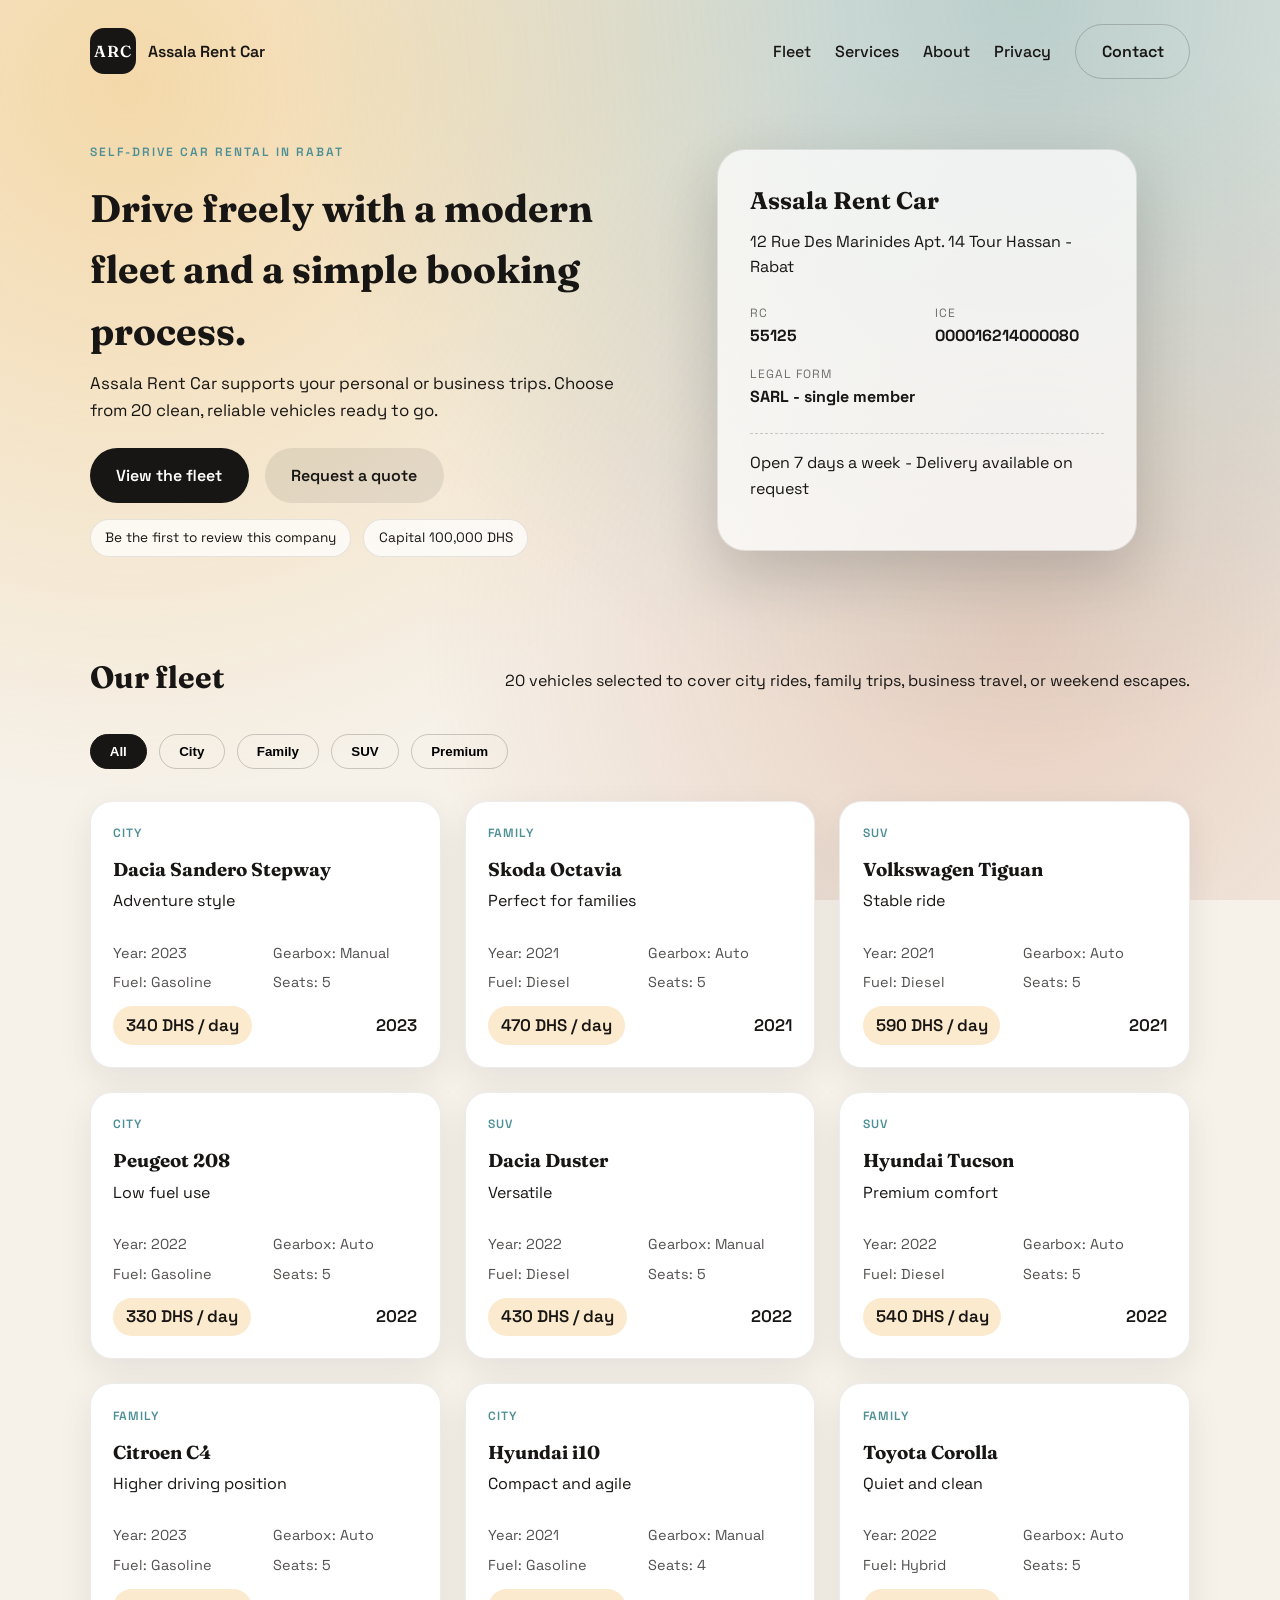
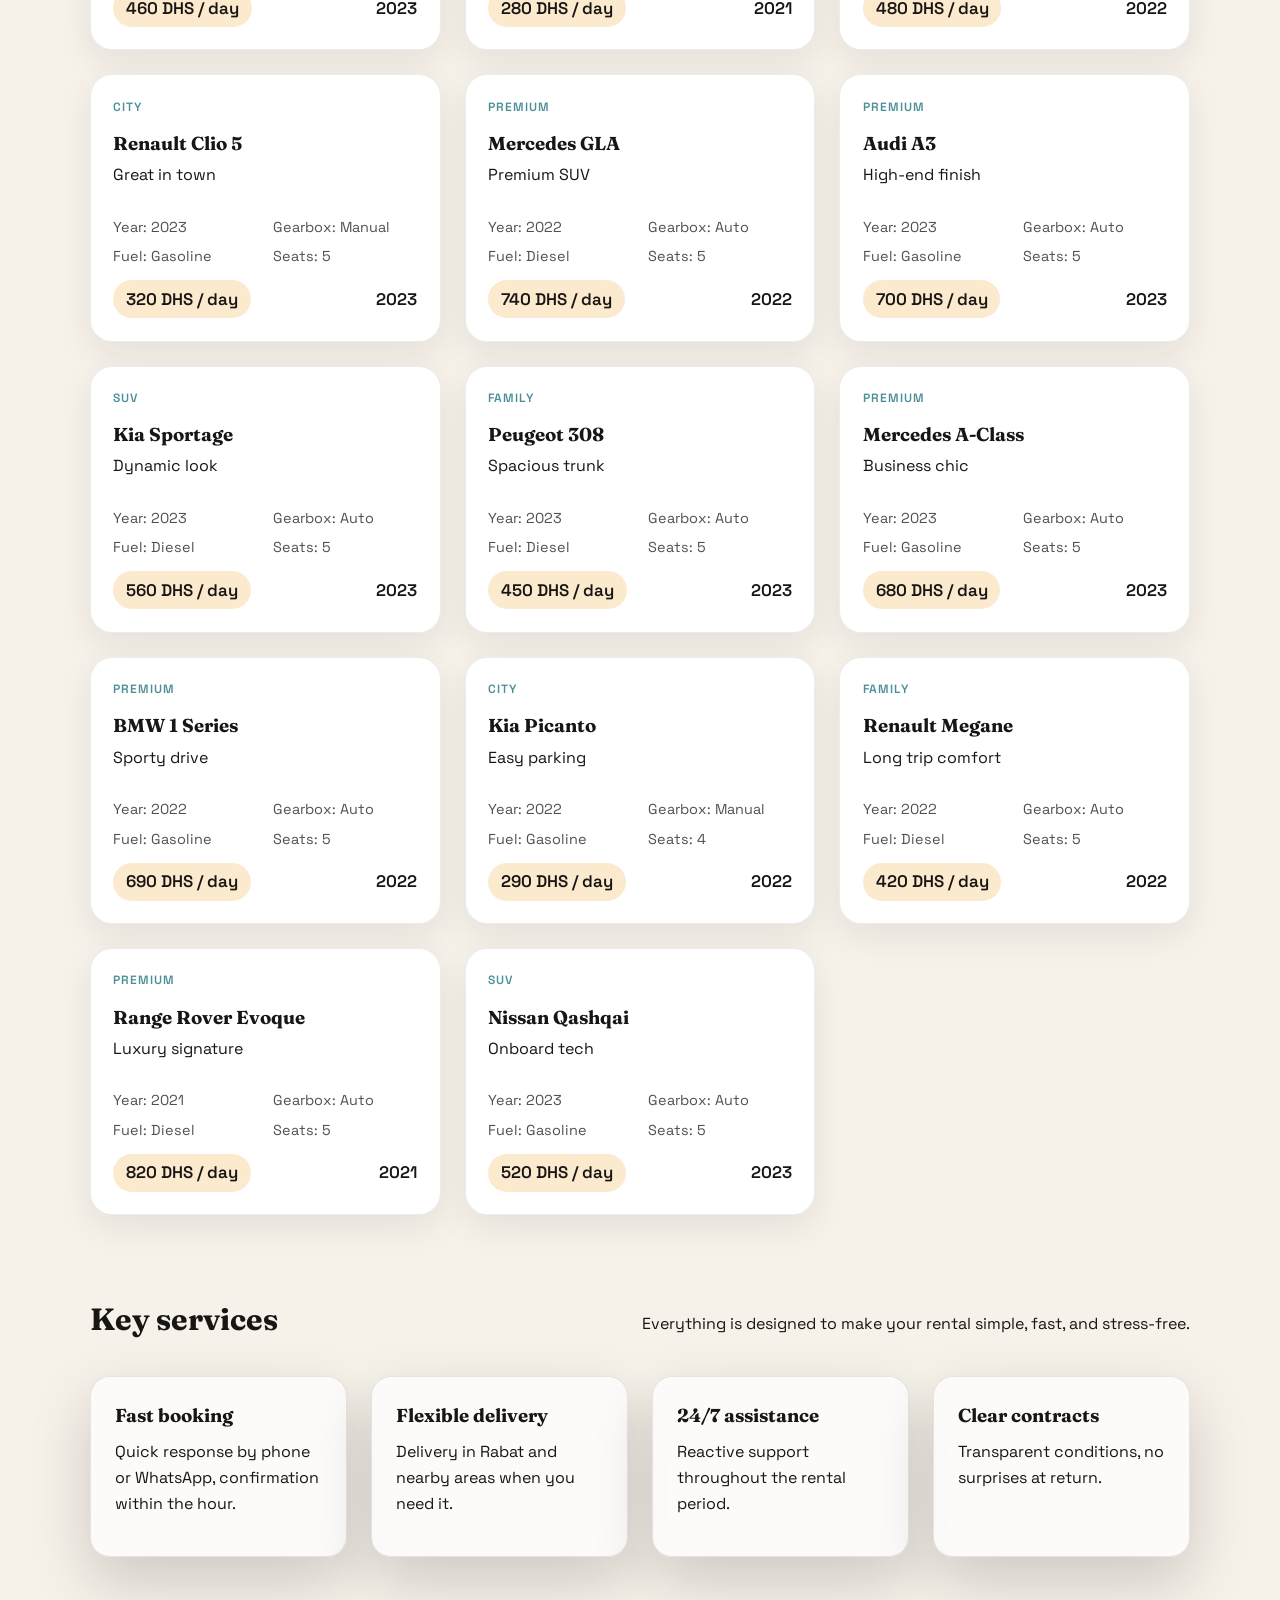
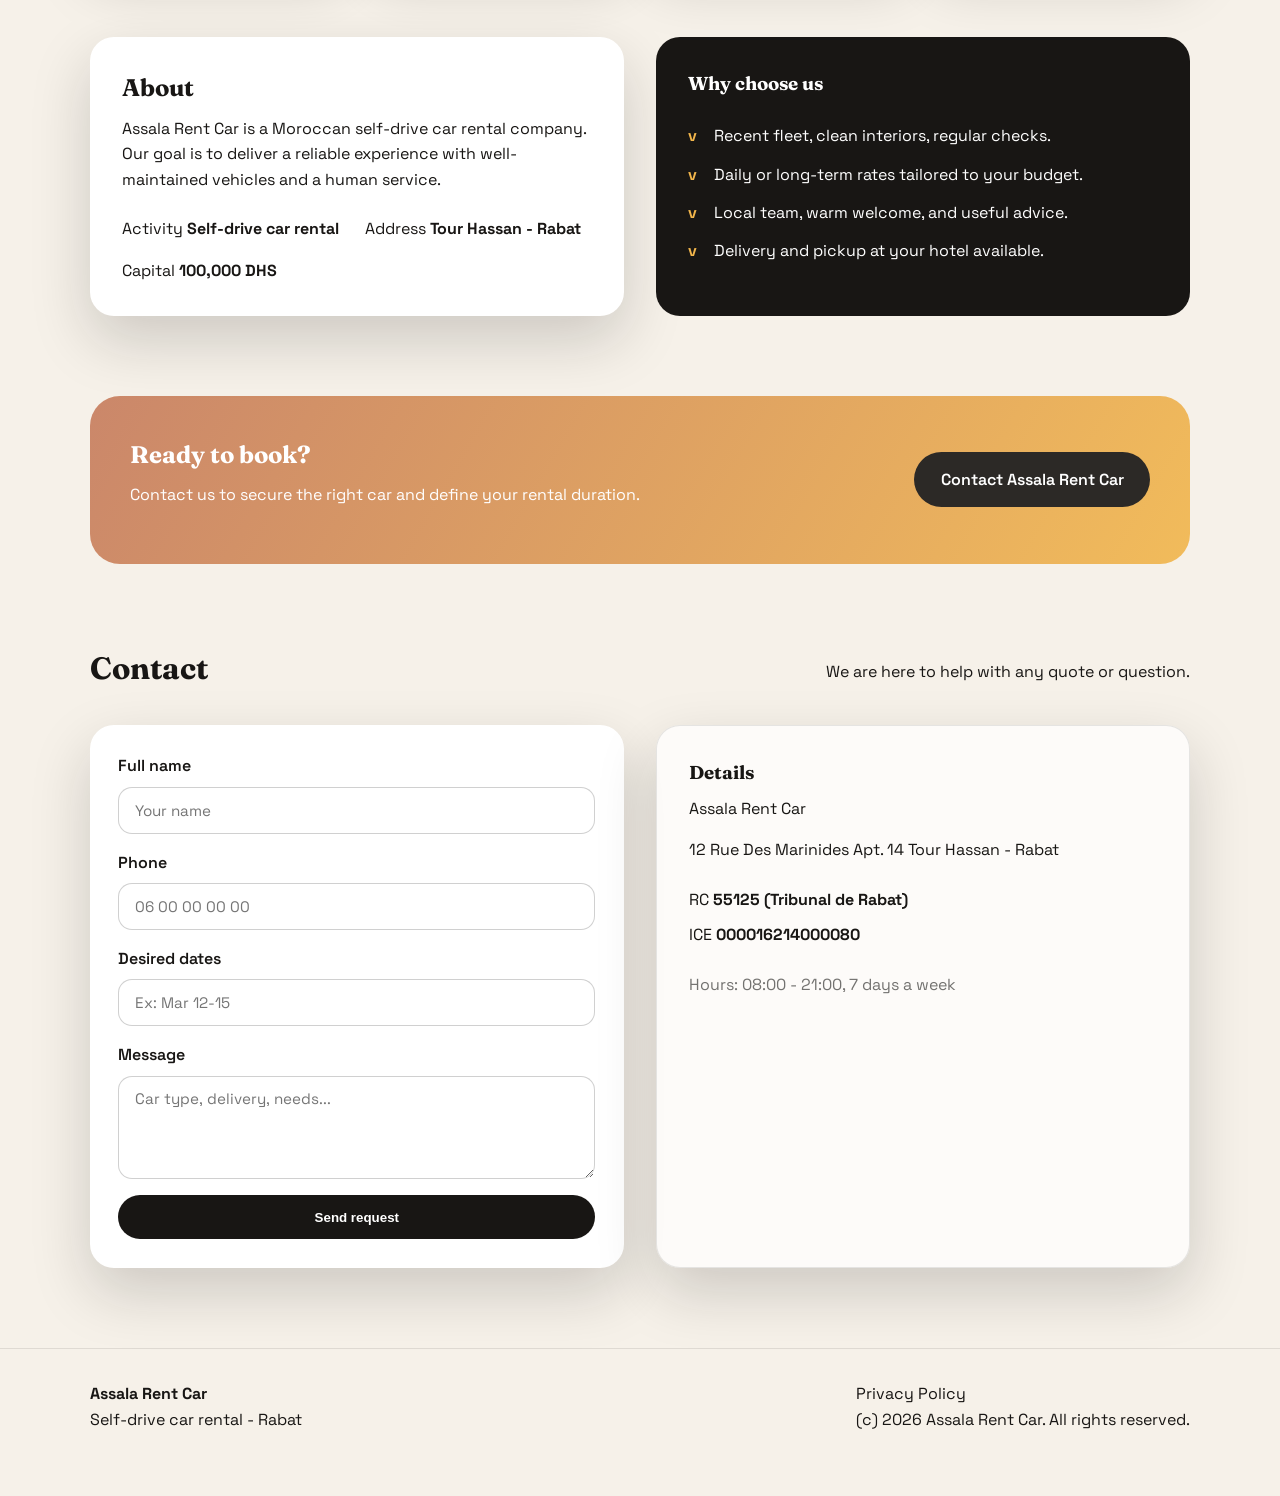
<file: index.html>
﻿<!doctype html>
<html lang="en">
<head>
  <meta charset="utf-8" />
  <meta name="viewport" content="width=device-width, initial-scale=1" />
  <title>Assala Rent Car | Car Rental in Rabat</title>
  <meta name="description" content="Assala Rent Car - self-drive car rental in Rabat. Book a clean, reliable vehicle fast." />
  <link rel="preconnect" href="https://fonts.googleapis.com">
  <link rel="preconnect" href="https://fonts.gstatic.com" crossorigin>
  <link href="https://fonts.googleapis.com/css2?family=Fraunces:wght@300;500;700&family=Space+Grotesk:wght@400;500;600;700&display=swap" rel="stylesheet">
  <link rel="stylesheet" href="styles.css" />
</head>
<body>
  <div class="bg-aurora" aria-hidden="true"></div>

  <header class="site-header">
    <nav class="nav">
      <div class="logo">
        <span class="logo-mark">ARC</span>
        <span class="logo-text">Assala Rent Car</span>
      </div>
      <div class="nav-links">
        <a href="#fleet">Fleet</a>
        <a href="#services">Services</a>
        <a href="#about">About</a>
        <a href="privacy.html">Privacy</a>
        <a href="#contact" class="btn btn-outline">Contact</a>
      </div>
    </nav>
  </header>

  <main>
    <section class="hero">
      <div class="hero-content">
        <p class="eyebrow">Self-drive car rental in Rabat</p>
        <h1>Drive freely with a modern fleet and a simple booking process.</h1>
        <p class="lead">Assala Rent Car supports your personal or business trips. Choose from 20 clean, reliable vehicles ready to go.</p>
        <div class="hero-actions">
          <a href="#fleet" class="btn">View the fleet</a>
          <a href="#contact" class="btn btn-ghost">Request a quote</a>
        </div>
        <div class="hero-badges">
          <span class="badge">Be the first to review this company</span>
          <span class="badge">Capital 100,000 DHS</span>
        </div>
      </div>
      <div class="hero-card">
        <div class="hero-card-inner">
          <h2>Assala Rent Car</h2>
          <p>12 Rue Des Marinides Apt. 14 Tour Hassan - Rabat</p>
          <div class="hero-meta">
            <div>
              <span>RC</span>
              <strong>55125</strong>
            </div>
            <div>
              <span>ICE</span>
              <strong>000016214000080</strong>
            </div>
            <div>
              <span>Legal form</span>
              <strong>SARL - single member</strong>
            </div>
          </div>
          <div class="hero-card-footer">
            <p>Open 7 days a week - Delivery available on request</p>
          </div>
        </div>
      </div>
    </section>

    <section id="fleet" class="fleet">
      <div class="section-title">
        <h2>Our fleet</h2>
        <p>20 vehicles selected to cover city rides, family trips, business travel, or weekend escapes.</p>
      </div>
      <div class="filters">
        <button class="chip is-active" data-filter="all">All</button>
        <button class="chip" data-filter="city">City</button>
        <button class="chip" data-filter="family">Family</button>
        <button class="chip" data-filter="suv">SUV</button>
        <button class="chip" data-filter="premium">Premium</button>
      </div>
      <div id="fleet-grid" class="fleet-grid" aria-live="polite"></div>
    </section>

    <section id="services" class="services">
      <div class="section-title">
        <h2>Key services</h2>
        <p>Everything is designed to make your rental simple, fast, and stress-free.</p>
      </div>
      <div class="service-grid">
        <article>
          <h3>Fast booking</h3>
          <p>Quick response by phone or WhatsApp, confirmation within the hour.</p>
        </article>
        <article>
          <h3>Flexible delivery</h3>
          <p>Delivery in Rabat and nearby areas when you need it.</p>
        </article>
        <article>
          <h3>24/7 assistance</h3>
          <p>Reactive support throughout the rental period.</p>
        </article>
        <article>
          <h3>Clear contracts</h3>
          <p>Transparent conditions, no surprises at return.</p>
        </article>
      </div>
    </section>

    <section id="about" class="about">
      <div class="about-card">
        <h2>About</h2>
        <p>Assala Rent Car is a Moroccan self-drive car rental company. Our goal is to deliver a reliable experience with well-maintained vehicles and a human service.</p>
        <div class="about-meta">
          <div>
            <span>Activity</span>
            <strong>Self-drive car rental</strong>
          </div>
          <div>
            <span>Address</span>
            <strong>Tour Hassan - Rabat</strong>
          </div>
          <div>
            <span>Capital</span>
            <strong>100,000 DHS</strong>
          </div>
        </div>
      </div>
      <div class="about-panel">
        <h3>Why choose us</h3>
        <ul class="checklist">
          <li>Recent fleet, clean interiors, regular checks.</li>
          <li>Daily or long-term rates tailored to your budget.</li>
          <li>Local team, warm welcome, and useful advice.</li>
          <li>Delivery and pickup at your hotel available.</li>
        </ul>
      </div>
    </section>

    <section class="cta">
      <div>
        <h2>Ready to book?</h2>
        <p>Contact us to secure the right car and define your rental duration.</p>
      </div>
      <a href="#contact" class="btn btn-dark">Contact Assala Rent Car</a>
    </section>

    <section id="contact" class="contact">
      <div class="section-title">
        <h2>Contact</h2>
        <p>We are here to help with any quote or question.</p>
      </div>
      <div class="contact-grid">
        <form class="contact-form">
          <label>
            Full name
            <input type="text" placeholder="Your name" required />
          </label>
          <label>
            Phone
            <input type="tel" placeholder="06 00 00 00 00" required />
          </label>
          <label>
            Desired dates
            <input type="text" placeholder="Ex: Mar 12-15" />
          </label>
          <label>
            Message
            <textarea rows="4" placeholder="Car type, delivery, needs..."></textarea>
          </label>
          <button type="submit" class="btn">Send request</button>
        </form>
        <div class="contact-card">
          <h3>Details</h3>
          <p>Assala Rent Car</p>
          <p>12 Rue Des Marinides Apt. 14 Tour Hassan - Rabat</p>
          <div class="contact-meta">
            <div>
              <span>RC</span>
              <strong>55125 (Tribunal de Rabat)</strong>
            </div>
            <div>
              <span>ICE</span>
              <strong>000016214000080</strong>
            </div>
          </div>
          <p class="muted">Hours: 08:00 - 21:00, 7 days a week</p>
        </div>
      </div>
    </section>
  </main>

  <footer class="site-footer">
    <div>
      <strong>Assala Rent Car</strong>
      <p>Self-drive car rental - Rabat</p>
    </div>
    <div>
      <a href="privacy.html">Privacy Policy</a>
      <p>(c) 2026 Assala Rent Car. All rights reserved.</p>
    </div>
  </footer>

  <script src="script.js"></script>
</body>
</html>
</file>
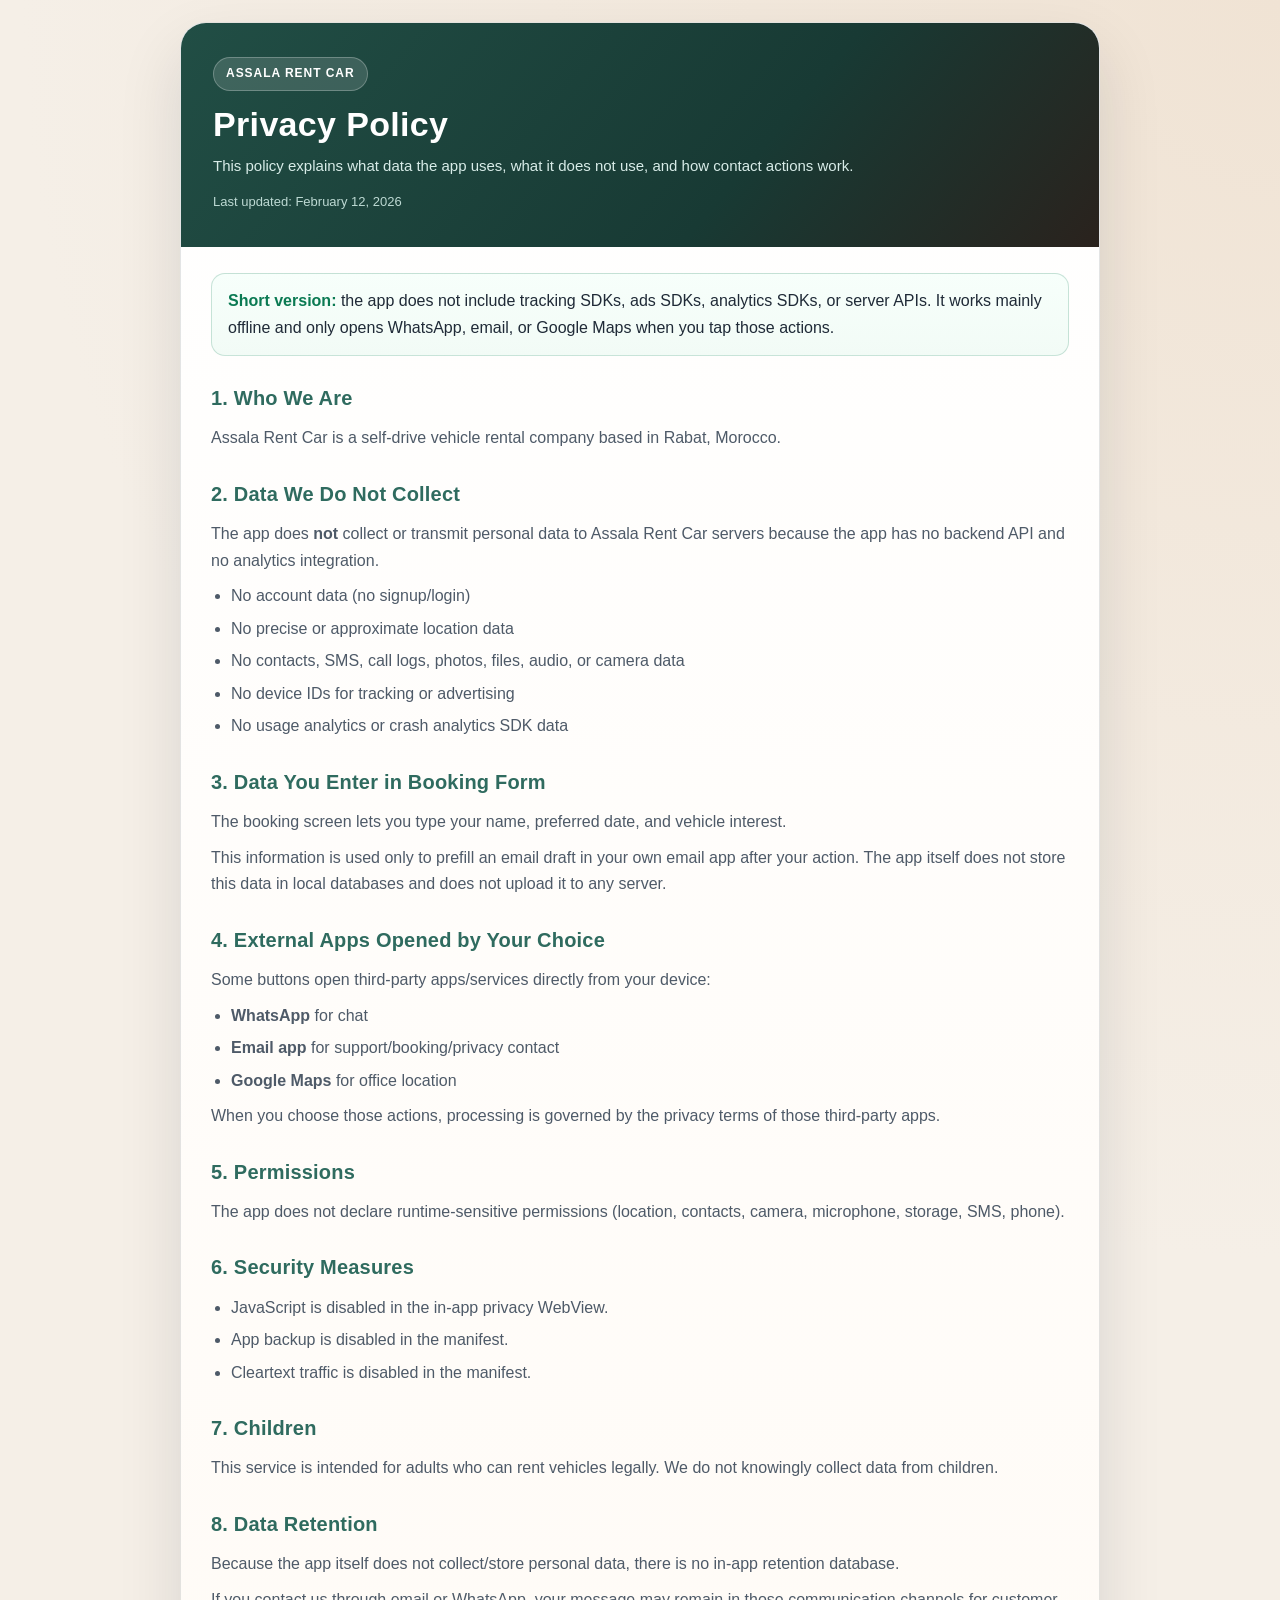
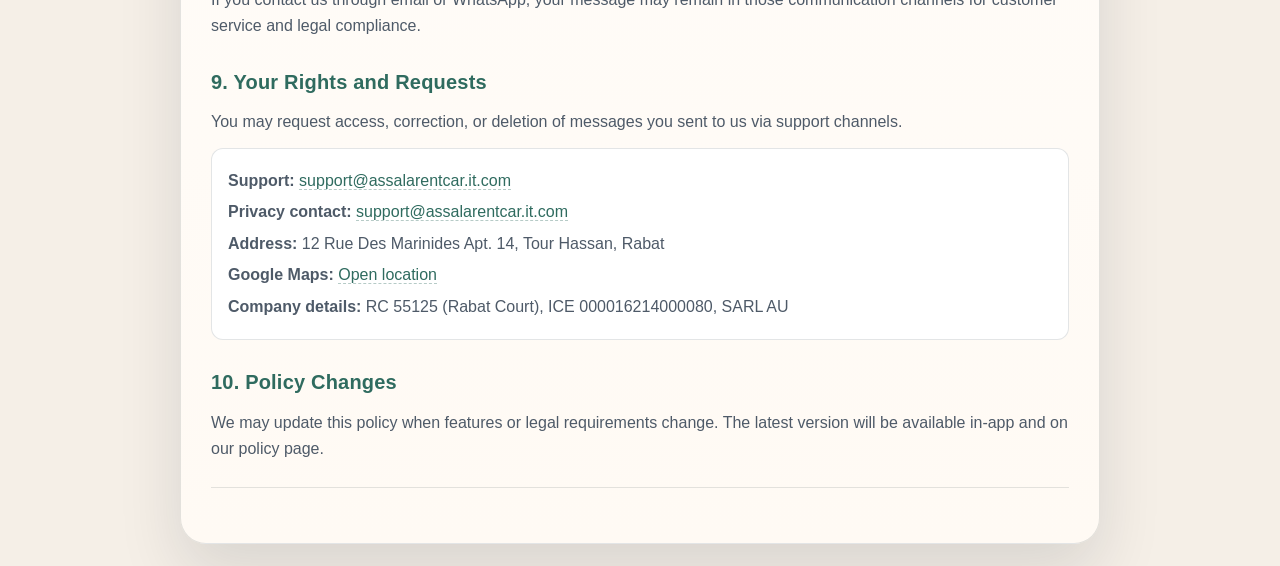
<file: privacy.html>
<!DOCTYPE html>
<html lang="en">
<head>
    <meta charset="UTF-8">
    <meta name="viewport" content="width=device-width, initial-scale=1">
    <title>Privacy Policy - Assala Rent Car</title>
    <meta name="robots" content="noindex,nofollow">
    <style>
        :root {
            --bg-1: #f5efe7;
            --bg-2: #f0e3d4;
            --panel: #fffaf4;
            --ink: #1f2a37;
            --muted: #4e5a68;
            --line: rgba(31, 42, 55, 0.12);
            --brand: #2f6b5f;
            --brand-2: #c86b3c;
            --good: #0b7a53;
        }
        * { box-sizing: border-box; }
        body {
            margin: 0;
            padding: 22px;
            font-family: "Segoe UI", "Helvetica Neue", Arial, sans-serif;
            background: radial-gradient(circle at top right, var(--bg-2), var(--bg-1) 50%);
            color: var(--ink);
            line-height: 1.66;
        }
        .sheet {
            max-width: 920px;
            margin: 0 auto;
            background: linear-gradient(180deg, #ffffff, var(--panel));
            border: 1px solid var(--line);
            border-radius: 26px;
            box-shadow: 0 28px 64px rgba(20, 28, 38, 0.12);
            overflow: hidden;
        }
        .hero {
            padding: 34px 32px 26px;
            background: linear-gradient(130deg, #214e45, #183a34 62%, #2a221d);
            color: #ffffff;
        }
        .kicker {
            display: inline-block;
            margin-bottom: 14px;
            padding: 6px 12px;
            border-radius: 999px;
            border: 1px solid rgba(255, 255, 255, 0.25);
            background: rgba(255, 255, 255, 0.14);
            font-size: 12px;
            letter-spacing: 0.08em;
            text-transform: uppercase;
            font-weight: 600;
        }
        h1 {
            margin: 0;
            font-size: 34px;
            line-height: 1.14;
            letter-spacing: 0.01em;
        }
        .subtitle {
            margin-top: 10px;
            color: #d8ece8;
            font-size: 15px;
        }
        .updated {
            margin-top: 12px;
            color: #bdd9d3;
            font-size: 13px;
        }
        .content {
            padding: 26px 30px 34px;
        }
        .notice {
            background: linear-gradient(180deg, #f7fffb, #f2fbf6);
            border: 1px solid rgba(11, 122, 83, 0.2);
            border-radius: 14px;
            padding: 14px 16px;
            margin-bottom: 20px;
        }
        .notice strong {
            color: var(--good);
        }
        h2 {
            margin: 26px 0 10px;
            font-size: 20px;
            color: var(--brand);
            letter-spacing: 0.01em;
        }
        p {
            margin: 9px 0;
            color: var(--muted);
        }
        ul {
            margin: 9px 0;
            padding-left: 20px;
        }
        li {
            margin: 6px 0;
            color: var(--muted);
        }
        a {
            color: var(--brand);
            text-decoration: none;
            border-bottom: 1px dashed rgba(47, 107, 95, 0.35);
        }
        .box {
            margin-top: 12px;
            padding: 14px 16px;
            border-radius: 12px;
            border: 1px solid var(--line);
            background: #ffffff;
        }
        .box p {
            margin: 5px 0;
        }
        .footer {
            margin-top: 24px;
            padding-top: 12px;
            border-top: 1px solid var(--line);
            font-size: 13px;
            color: #6a7481;
        }
        @media (max-width: 700px) {
            body { padding: 12px; }
            .hero { padding: 24px 20px 20px; }
            .content { padding: 20px; }
            h1 { font-size: 28px; }
        }
    </style>
</head>
<body>
<main class="sheet">
    <section class="hero">
        <div class="kicker">Assala Rent Car</div>
        <h1>Privacy Policy</h1>
        <p class="subtitle">This policy explains what data the app uses, what it does not use, and how contact actions work.</p>
        <p class="updated">Last updated: February 12, 2026</p>
    </section>

    <section class="content">
        <div class="notice">
            <strong>Short version:</strong> the app does not include tracking SDKs, ads SDKs, analytics SDKs, or server APIs.
            It works mainly offline and only opens WhatsApp, email, or Google Maps when you tap those actions.
        </div>

        <h2>1. Who We Are</h2>
        <p>Assala Rent Car is a self-drive vehicle rental company based in Rabat, Morocco.</p>

        <h2>2. Data We Do Not Collect</h2>
        <p>The app does <strong>not</strong> collect or transmit personal data to Assala Rent Car servers because the app has no backend API and no analytics integration.</p>
        <ul>
            <li>No account data (no signup/login)</li>
            <li>No precise or approximate location data</li>
            <li>No contacts, SMS, call logs, photos, files, audio, or camera data</li>
            <li>No device IDs for tracking or advertising</li>
            <li>No usage analytics or crash analytics SDK data</li>
        </ul>

        <h2>3. Data You Enter in Booking Form</h2>
        <p>The booking screen lets you type your name, preferred date, and vehicle interest.</p>
        <p>This information is used only to prefill an email draft in your own email app after your action. The app itself does not store this data in local databases and does not upload it to any server.</p>

        <h2>4. External Apps Opened by Your Choice</h2>
        <p>Some buttons open third-party apps/services directly from your device:</p>
        <ul>
            <li><strong>WhatsApp</strong> for chat</li>
            <li><strong>Email app</strong> for support/booking/privacy contact</li>
            <li><strong>Google Maps</strong> for office location</li>
        </ul>
        <p>When you choose those actions, processing is governed by the privacy terms of those third-party apps.</p>

        <h2>5. Permissions</h2>
        <p>The app does not declare runtime-sensitive permissions (location, contacts, camera, microphone, storage, SMS, phone).</p>

        <h2>6. Security Measures</h2>
        <ul>
            <li>JavaScript is disabled in the in-app privacy WebView.</li>
            <li>App backup is disabled in the manifest.</li>
            <li>Cleartext traffic is disabled in the manifest.</li>
        </ul>

        <h2>7. Children</h2>
        <p>This service is intended for adults who can rent vehicles legally. We do not knowingly collect data from children.</p>

        <h2>8. Data Retention</h2>
        <p>Because the app itself does not collect/store personal data, there is no in-app retention database.</p>
        <p>If you contact us through email or WhatsApp, your message may remain in those communication channels for customer service and legal compliance.</p>

        <h2>9. Your Rights and Requests</h2>
        <p>You may request access, correction, or deletion of messages you sent to us via support channels.</p>

        <div class="box">
            <p><strong>Support:</strong> <a href="mailto:support@assalarentcar.it.com">support@assalarentcar.it.com</a></p>
            <p><strong>Privacy contact:</strong> <a href="mailto:support@assalarentcar.it.com">support@assalarentcar.it.com</a></p>
            <p><strong>Address:</strong> 12 Rue Des Marinides Apt. 14, Tour Hassan, Rabat</p>
            <p><strong>Google Maps:</strong> <a href="https://www.google.com/maps/search/?api=1&amp;query=12%20Rue%20Des%20Marinides%20Apt.%2014%20Tour%20Hassan%20Rabat">Open location</a></p>
            <p><strong>Company details:</strong> RC 55125 (Rabat Court), ICE 000016214000080, SARL AU</p>
        </div>

        <h2>10. Policy Changes</h2>
        <p>We may update this policy when features or legal requirements change. The latest version will be available in-app and on our policy page.</p>

        <p class="footer"></p>
    </section>
</main>
</body>
</html>
</file>
<file: styles.css>
﻿:root {
  --sand: #f6f1e9;
  --night: #181614;
  --coal: #2c2926;
  --clay: #c67b5c;
  --sun: #f1b54b;
  --sea: #4c8f96;
  --white: #ffffff;
  --glass: rgba(255, 255, 255, 0.72);
  --shadow: 0 24px 60px rgba(24, 22, 20, 0.18);
}

* {
  box-sizing: border-box;
}

body {
  margin: 0;
  font-family: "Space Grotesk", sans-serif;
  color: var(--night);
  background: var(--sand);
  line-height: 1.6;
}

h1, h2, h3 {
  font-family: "Fraunces", serif;
  margin: 0 0 0.5rem;
}

p {
  margin: 0 0 1rem;
}

a {
  text-decoration: none;
  color: inherit;
}

.bg-aurora {
  position: fixed;
  inset: 0;
  background: radial-gradient(circle at 10% 10%, rgba(241, 181, 75, 0.4), transparent 50%),
    radial-gradient(circle at 80% 0%, rgba(76, 143, 150, 0.35), transparent 55%),
    radial-gradient(circle at 80% 70%, rgba(198, 123, 92, 0.3), transparent 50%);
  z-index: -1;
}

.site-header {
  padding: 1.5rem 7vw 0;
}

.nav {
  display: flex;
  align-items: center;
  justify-content: space-between;
  gap: 2rem;
}

.logo {
  display: flex;
  align-items: center;
  gap: 0.75rem;
  font-weight: 600;
}

.logo-mark {
  display: grid;
  place-items: center;
  width: 46px;
  height: 46px;
  border-radius: 14px;
  background: var(--night);
  color: var(--white);
  font-family: "Fraunces", serif;
  letter-spacing: 1px;
}

.nav-links {
  display: flex;
  align-items: center;
  gap: 1.5rem;
  font-weight: 500;
}

.btn {
  display: inline-flex;
  align-items: center;
  justify-content: center;
  padding: 0.85rem 1.6rem;
  border-radius: 999px;
  background: var(--night);
  color: var(--white);
  font-weight: 600;
  border: 1px solid transparent;
  transition: transform 0.2s ease, box-shadow 0.2s ease;
}

.btn:hover {
  transform: translateY(-2px);
  box-shadow: 0 12px 30px rgba(24, 22, 20, 0.2);
}

.btn-outline {
  background: transparent;
  color: var(--night);
  border-color: rgba(24, 22, 20, 0.2);
}

.btn-ghost {
  background: rgba(24, 22, 20, 0.08);
  color: var(--night);
}

.btn-dark {
  background: var(--coal);
}

main {
  padding: 1rem 7vw 5rem;
}

.hero {
  display: grid;
  grid-template-columns: repeat(auto-fit, minmax(280px, 1fr));
  gap: 3rem;
  padding: 3rem 0 4rem;
  align-items: center;
}

.hero-content {
  max-width: 560px;
  animation: fadeUp 0.8s ease both;
}

.eyebrow {
  text-transform: uppercase;
  letter-spacing: 2px;
  font-size: 0.75rem;
  font-weight: 600;
  color: var(--sea);
}

.hero h1 {
  font-size: clamp(2.4rem, 3vw, 3.4rem);
}

.lead {
  font-size: 1.05rem;
}

.hero-actions {
  display: flex;
  flex-wrap: wrap;
  gap: 1rem;
  margin: 1.5rem 0 1rem;
}

.hero-badges {
  display: flex;
  flex-wrap: wrap;
  gap: 0.75rem;
}

.badge {
  background: var(--glass);
  border: 1px solid rgba(24, 22, 20, 0.1);
  padding: 0.45rem 0.9rem;
  border-radius: 999px;
  font-size: 0.85rem;
}

.hero-card {
  display: grid;
  place-items: center;
  animation: fadeUp 0.9s ease both;
  animation-delay: 0.1s;
}

.hero-card-inner {
  width: min(100%, 420px);
  background: var(--glass);
  border-radius: 28px;
  padding: 2rem;
  box-shadow: var(--shadow);
  border: 1px solid rgba(24, 22, 20, 0.1);
  backdrop-filter: blur(10px);
}

.hero-meta {
  display: grid;
  grid-template-columns: repeat(auto-fit, minmax(140px, 1fr));
  gap: 1rem;
  margin: 1.5rem 0;
}

.hero-meta span {
  display: block;
  font-size: 0.75rem;
  text-transform: uppercase;
  letter-spacing: 1px;
  color: rgba(24, 22, 20, 0.6);
}

.hero-card-footer {
  padding-top: 1rem;
  border-top: 1px dashed rgba(24, 22, 20, 0.2);
}

.section-title {
  display: flex;
  justify-content: space-between;
  align-items: flex-end;
  flex-wrap: wrap;
  gap: 1rem;
  margin-bottom: 1.5rem;
}

.section-title h2 {
  font-size: clamp(1.8rem, 2.4vw, 2.4rem);
}

.fleet {
  margin-top: 2rem;
}

.filters {
  display: flex;
  flex-wrap: wrap;
  gap: 0.75rem;
  margin-bottom: 2rem;
}

.chip {
  border: 1px solid rgba(24, 22, 20, 0.2);
  background: transparent;
  padding: 0.55rem 1.2rem;
  border-radius: 999px;
  font-weight: 600;
  cursor: pointer;
  transition: all 0.2s ease;
}

.chip.is-active,
.chip:hover {
  background: var(--night);
  color: var(--white);
  border-color: var(--night);
}

.fleet-grid {
  display: grid;
  grid-template-columns: repeat(auto-fit, minmax(260px, 1fr));
  gap: 1.5rem;
}

.car-card {
  background: var(--white);
  border-radius: 22px;
  padding: 1.4rem;
  border: 1px solid rgba(24, 22, 20, 0.08);
  box-shadow: 0 12px 35px rgba(24, 22, 20, 0.08);
  display: flex;
  flex-direction: column;
  gap: 0.75rem;
  animation: fadeUp 0.6s ease both;
  animation-delay: var(--delay, 0s);
}

.car-card h3 {
  margin-bottom: 0.2rem;
}

.car-meta {
  display: grid;
  grid-template-columns: repeat(2, minmax(0, 1fr));
  gap: 0.4rem 1rem;
  font-size: 0.9rem;
  color: rgba(24, 22, 20, 0.75);
}

.car-price {
  display: flex;
  justify-content: space-between;
  align-items: center;
  font-weight: 600;
  font-size: 1.05rem;
}

.price-tag {
  background: rgba(241, 181, 75, 0.28);
  padding: 0.35rem 0.8rem;
  border-radius: 999px;
}

.car-pill {
  font-size: 0.75rem;
  text-transform: uppercase;
  letter-spacing: 1px;
  color: var(--sea);
  font-weight: 600;
}

.services {
  margin-top: 5rem;
}

.service-grid {
  display: grid;
  grid-template-columns: repeat(auto-fit, minmax(220px, 1fr));
  gap: 1.5rem;
}

.service-grid article {
  background: var(--glass);
  padding: 1.5rem;
  border-radius: 20px;
  border: 1px solid rgba(24, 22, 20, 0.1);
  box-shadow: var(--shadow);
}

.about {
  margin-top: 5rem;
  display: grid;
  grid-template-columns: repeat(auto-fit, minmax(260px, 1fr));
  gap: 2rem;
}

.about-card {
  background: var(--white);
  border-radius: 24px;
  padding: 2rem;
  box-shadow: var(--shadow);
}

.about-meta {
  display: grid;
  grid-template-columns: repeat(auto-fit, minmax(150px, 1fr));
  gap: 1rem;
  margin-top: 1.5rem;
}

.about-panel {
  background: var(--night);
  color: var(--white);
  border-radius: 24px;
  padding: 2rem;
}

.checklist {
  list-style: none;
  padding: 0;
  margin: 1.5rem 0 0;
  display: grid;
  gap: 0.8rem;
}

.checklist li {
  position: relative;
  padding-left: 1.6rem;
}

.checklist li::before {
  content: "v";
  position: absolute;
  left: 0;
  color: var(--sun);
  font-weight: 700;
}

.cta {
  margin: 5rem 0;
  padding: 2.5rem;
  border-radius: 30px;
  background: linear-gradient(120deg, rgba(198, 123, 92, 0.9), rgba(241, 181, 75, 0.9));
  color: var(--white);
  display: flex;
  flex-wrap: wrap;
  justify-content: space-between;
  align-items: center;
  gap: 1.5rem;
}

.contact-grid {
  display: grid;
  grid-template-columns: repeat(auto-fit, minmax(260px, 1fr));
  gap: 2rem;
}

.contact-form {
  display: grid;
  gap: 1rem;
  background: var(--white);
  padding: 1.8rem;
  border-radius: 24px;
  box-shadow: var(--shadow);
}

.contact-form label {
  display: grid;
  gap: 0.5rem;
  font-weight: 600;
}

input, textarea {
  border-radius: 14px;
  border: 1px solid rgba(24, 22, 20, 0.2);
  padding: 0.8rem 1rem;
  font-family: inherit;
  font-size: 0.95rem;
}

.contact-card {
  background: var(--glass);
  padding: 2rem;
  border-radius: 24px;
  border: 1px solid rgba(24, 22, 20, 0.1);
  box-shadow: var(--shadow);
}

.contact-meta {
  display: grid;
  gap: 0.6rem;
  margin: 1.5rem 0;
}

.muted {
  color: rgba(24, 22, 20, 0.6);
}

.site-footer {
  padding: 2rem 7vw 3rem;
  display: flex;
  justify-content: space-between;
  flex-wrap: wrap;
  gap: 1rem;
  border-top: 1px solid rgba(24, 22, 20, 0.1);
}

@keyframes fadeUp {
  from {
    opacity: 0;
    transform: translateY(20px);
  }
  to {
    opacity: 1;
    transform: translateY(0);
  }
}

@media (max-width: 900px) {
  .nav {
    flex-direction: column;
    align-items: flex-start;
  }

  .nav-links {
    flex-wrap: wrap;
  }
}

@media (max-width: 700px) {
  main {
    padding: 1rem 5vw 4rem;
  }

  .hero {
    padding-top: 2rem;
  }

  .cta {
    text-align: center;
  }

  .cta a {
    width: 100%;
  }
}
</file>
